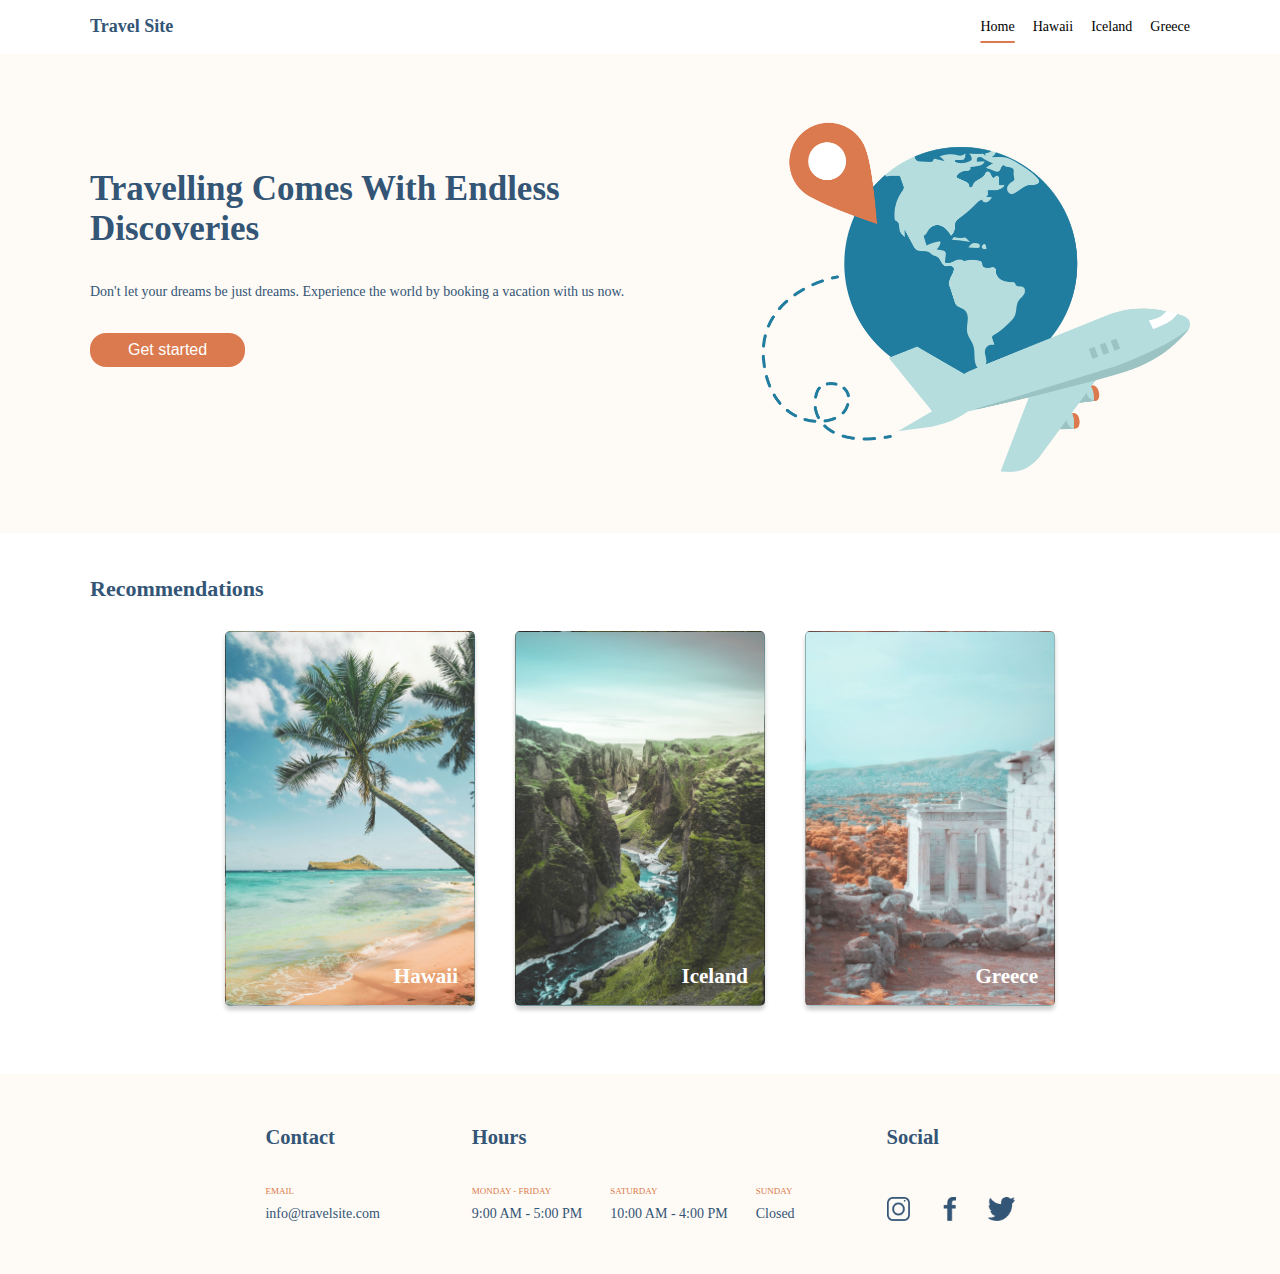
<file: index.html>
<!DOCTYPE html>
<html lang="en">

<head>
    <meta charset="UTF-8">
    <meta name="viewport" content="width=device-width, initial-scale=1.0">
    <!-- linking each stylesheet to its corresponding HTML file-->
    <link rel="stylesheet" type="text/css" href="./css/main.css">
    <link rel="stylesheet" type="text/css" href="./css/global.css">
    <title>Travel Site - Home</title>
</head>

<body>
    <header>
        <nav class="navbar">
            <h3 class="navbar__wordmark"><a class="navbar__link-logo" href="index.html">Travel Site</a></h3>
            <ul class="navbar__list"><!--Assignment requirement: must use an unordered list for the menu items in the nav bar-->
                <li class="navbar__item navbar__item--active"><a class="navbar__link" href="index.html">Home</a></li>
                <li class="navbar__item"><a class="navbar__link" href="./pages/hawaii.html">Hawaii</a></li>
                <li class="navbar__item"><a class="navbar__link " href="./pages/iceland.html">Iceland</a></li>
                <li class="navbar__item"><a class="navbar__link" href="./pages/greece.html">Greece</a></li>
            </ul>
        </nav>
        <section class="hero">
            <div class="hero__div">
                <h1 class="hero__heading">Travelling Comes With Endless Discoveries</h1>
                <p class="hero__text">Don't let your dreams be just dreams. Experience the world by booking a vacation
                    with us now. </p>
                <a class="hero__link" href="./pages/hawaii.html"><button class="hero__button">Get started</button></a>
            </div>
            <img class="hero__image" src="./assets/images/hero.png" alt="hero">
        </section>
    </header>
    <main>
        <section class="recommendations">
            <h2 class="recommendations__title">Recommendations</h2>
            <nav class="recommendations__group">
                <a class="recommendations__link" href="./pages/hawaii.html"><!--Used a tag to aorund the cards in order to link to appropriate page-->
                    <article class="recommendations__card recommendations__card-first">
                        <h3 class="recommendations__heading">Hawaii</h3>
                    </article>
                </a>
                <a class="recommendations__link" href="./pages/iceland.html">
                    <article class="recommendations__card recommendations__card-second">
                        <h3 class="recommendations__heading">Iceland</h3>
                    </article>
                </a>
                <a class="recommendations__link" href="./pages/greece.html">
                    <article class="recommendations__card recommendations__card-third">
                        <h3 class="recommendations__heading">Greece</h3>
                    </article>
                </a>
            </nav>
        </section>
    </main>
    <footer class="footer">
        <section class="footer__card footer__card-margin">
            <h2 class="footer__title">Contact</h2>
            <div class="footer__body">
                <h3 class="footer__subtitle">EMAIL</h3>
                <p class="footer__copy"><a class="footer__link"
                        href="mailto:info@travelsite.com">info@travelsite.com</a></p>
            </div>
        </section>
        <section class="footer__card footer__card-margin">
            <h2 class="footer__title">Hours</h2>
            <div class="footer__list">
                <div class="footer__body">
                    <h3 class="footer__subtitle">MONDAY - FRIDAY</h3>
                    <p class="footer__copy">9:00 AM - 5:00 PM</p>
                </div>
                <div class="footer__body">
                    <h3 class="footer__subtitle">SATURDAY</h3>
                    <p class="footer__copy">10:00 AM - 4:00 PM</p>
                </div>
                <div class="footer__body">
                    <h3 class="footer__subtitle">SUNDAY</h3>
                    <p class="footer__copy">Closed</p>
                </div>
            </div>
        </section>
        <section class="footer__card footer__card-width">
            <h2 class="footer__title">Social</h2>
            <nav class="footer__links">
                <a class="footer__link-icon" href="https://www.instagram.com/"><img class="footer__icon"
                        src="./assets/images/icon-instagram.png" alt="instagram"></a>
                <a class="footer__link-icon" href="https://www.facebook.com/"><img class="footer__icon"
                        src="./assets/images/icon-facebook.png" alt="facebook"></a>
                <a class="footer__link-icon" href="https://www.twitter.com/"><img class="footer__icon"
                        src="./assets/images/icon-twitter.png" alt="twitter"></a>
            </nav>
        </section>
    </footer>
</body>

</html>
</file>
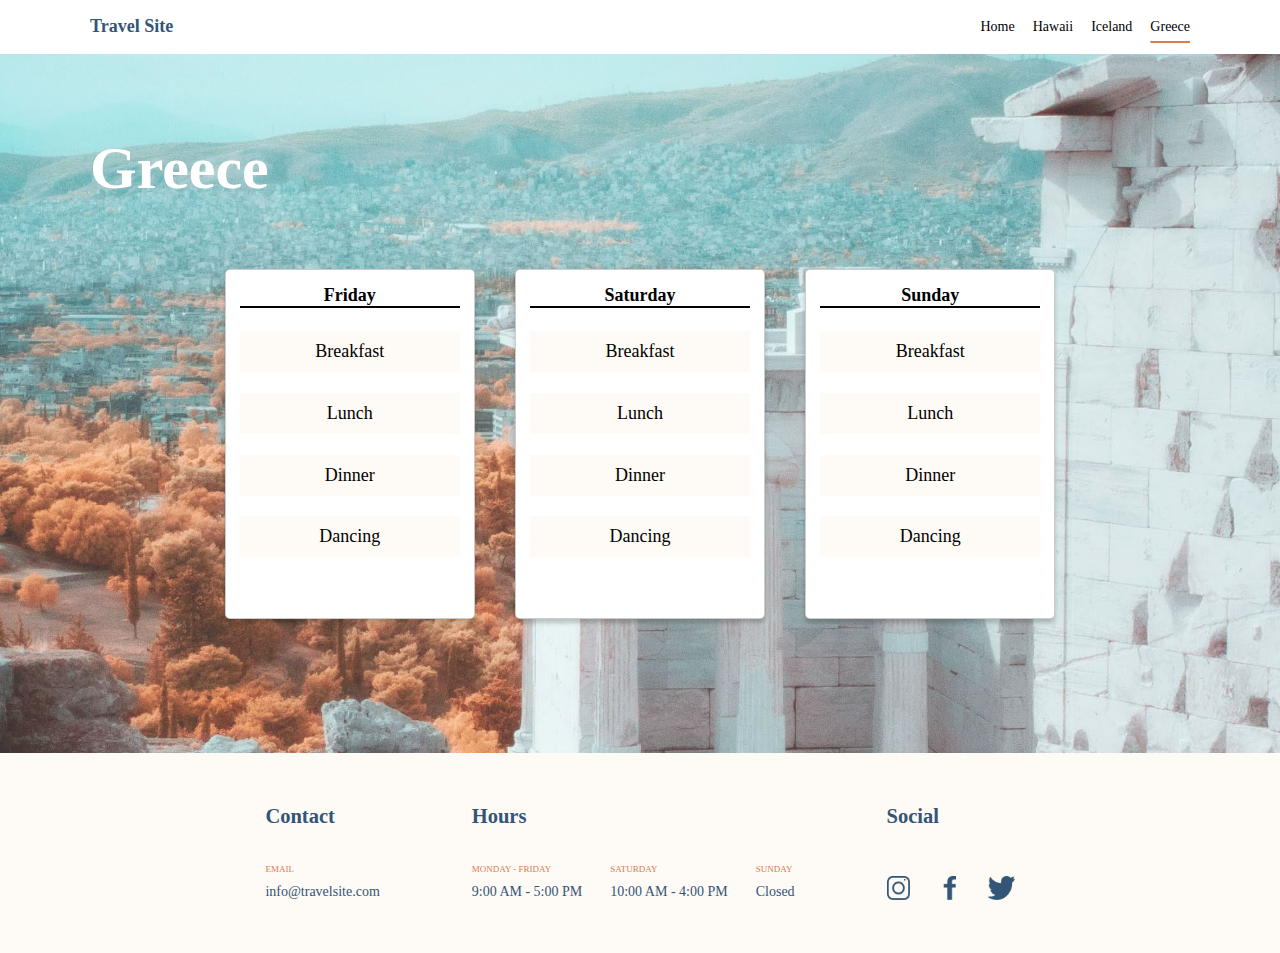
<file: pages/greece.html>
<!DOCTYPE html>
<html lang="en">

<head>
    <meta charset="UTF-8">
    <meta name="viewport" content="width=device-width, initial-scale=1.0">
    <!-- linking each stylesheet to its corresponding HTML file-->
    <link rel="stylesheet" type="text/css" href="../css/global.css">
    <link rel="stylesheet" type="text/css" href="../css/destinations.css">
    <title>Greece - Destination</title>
</head>

<body>
    <header>
        <nav class="navbar">
            <h3 class="navbar__wordmark"><a class="navbar__link-logo" href="../index.html">Travel Site</a></h3>
            <ul class="navbar__list">
                <li class="navbar__item"><a class="navbar__link" href="../index.html">Home</a></li>
                <li class="navbar__item"><a class="navbar__link" href="./hawaii.html">Hawaii</a></li>
                <li class="navbar__item"><a class="navbar__link" href="./iceland.html">Iceland</a></li>
                <li class="navbar__item navbar__item--active"><a class="navbar__link" href="greece.html">Greece</a>
                </li>
            </ul>
        </nav>
    </header>
    <main>
    <section class="destination destination-third">
        <h1 class="destination__title">Greece</h1>
        <!--Assignment requirement: Destination pages must have a title with the destination name-->
        <article class="destination__card-group">
            <article class="destination__card">
                <h3 class="destination__subtitle">Friday</h3>
                <!--Assignment requirement: A title for the day of the week-->
                <ul class="destination__list">
                    <!--Assignment requirement: must use an unordered list for the itinerary activities-->
                    <li class="destination__item">Breakfast</li><!--Assignment requirement: 4 itinerary activities-->
                    <li class="destination__item">Lunch</li>
                    <li class="destination__item">Dinner</li>
                    <li class="destination__item">Dancing</li>
                </ul>
            </article>
            <article class="destination__card">
                <h3 class="destination__subtitle">Saturday</h3>
                <ul class="destination__list">
                    <li class="destination__item">Breakfast</li>
                    <li class="destination__item">Lunch</li>
                    <li class="destination__item">Dinner</li>
                    <li class="destination__item">Dancing</li>
                </ul>
            </article>
            <article class="destination__card">
                <h3 class="destination__subtitle">Sunday</h3>
                <ul class="destination__list">
                    <li class="destination__item">Breakfast</li>
                    <li class="destination__item">Lunch</li>
                    <li class="destination__item">Dinner</li>
                    <li class="destination__item">Dancing</li>
                </ul>
            </article>
        </article>
    </section>
    </main>
    <footer class="footer">
        <section class="footer__card footer__card-margin">
            <h2 class="footer__title">Contact</h2>
            <div class="footer__body">
                <h3 class="footer__subtitle">EMAIL</h3>
                <p class="footer__copy"><a class="footer__link"
                        href="mailto:info@travelsite.com">info@travelsite.com</a></p>
            </div>
        </section>
        <section class="footer__card footer__card-margin">
            <h2 class="footer__title">Hours</h2>
            <div class="footer__list">
                <div class="footer__body">
                    <h3 class="footer__subtitle">MONDAY - FRIDAY</h3>
                    <p class="footer__copy">9:00 AM - 5:00 PM</p>
                </div>
                <div class="footer__body">
                    <h3 class="footer__subtitle">SATURDAY</h3>
                    <p class="footer__copy">10:00 AM - 4:00 PM</p>
                </div>
                <div class="footer__body">
                    <h3 class="footer__subtitle">SUNDAY</h3>
                    <p class="footer__copy">Closed</p>
                </div>
            </div>
        </section>
        <section class="footer__card footer__card-width">
            <h2 class="footer__title">Social</h2>
            <nav class="footer__links">
                <a class="footer__link-icon" href="https://www.instagram.com/"><img class="footer__icon"
                        src="../assets/images/icon-instagram.png" alt="instagram"></a>
                <a class="footer__link-icon" href="https://www.facebook.com/"><img class="footer__icon"
                        src="../assets/images/icon-facebook.png" alt="facebook"></a>
                <a class="footer__link-icon" href="https://www.twitter.com/"><img class="footer__icon"
                        src="../assets/images/icon-twitter.png" alt="twitter"></a>
            </nav>
        </section>
    </footer>
</body>

</html>
</file>
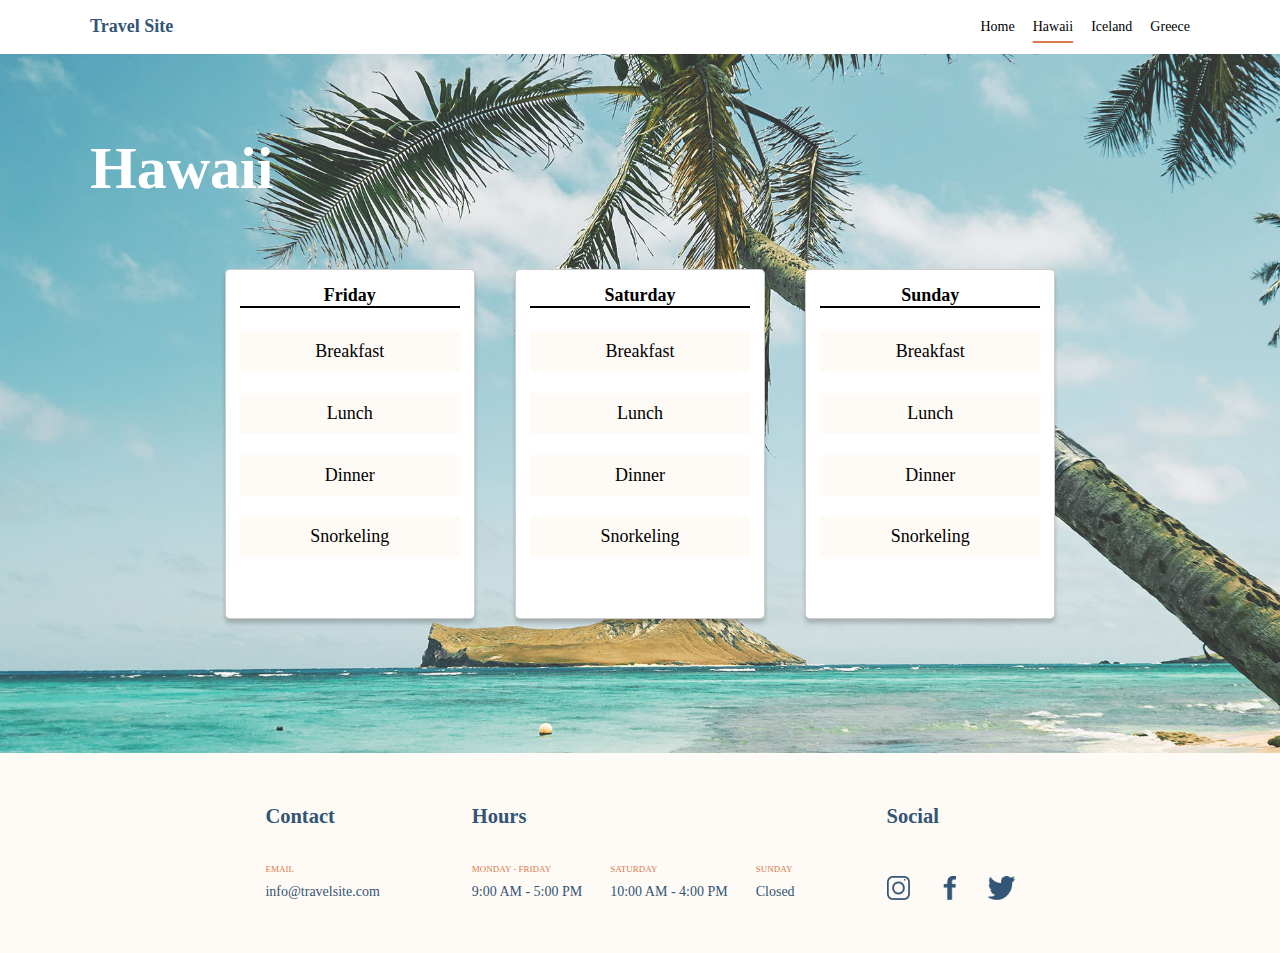
<file: pages/hawaii.html>
<!DOCTYPE html>
<html lang="en">

<head>
    <meta charset="UTF-8">
    <meta name="viewport" content="width=device-width, initial-scale=1.0">
    <!-- linking each stylesheet to its corresponding HTML file-->
    <link rel="stylesheet" type="text/css" href="../css/global.css">
    <link rel="stylesheet" type="text/css" href="../css/destinations.css">
    <title>Hawaii - Destination</title>
</head>

<body>
    <header>
        <nav class="navbar">
            <h3 class="navbar__wordmark"><a class="navbar__link-logo" href="../index.html">Travel Site</a></h3>
            <ul class="navbar__list">
                <li class="navbar__item"><a class="navbar__link " href="../index.html">Home</a></li>
                <li class="navbar__item navbar__item--active"><a class="navbar__link" href="hawaii.html">Hawaii</a>
                </li>
                <li class="navbar__item"><a class="navbar__link " href="./iceland.html">Iceland</a></li>
                <li class="navbar__item"><a class="navbar__link" href="./greece.html">Greece</a></li>
            </ul>
        </nav>
    </header>
    <main>
        <section class="destination destination-first">
            <h1 class="destination__title">Hawaii</h1>
            <!--Assignment requirement: Destination pages must have a title with the destination name-->
            <article class="destination__card-group">
                <article class="destination__card">
                    <h3 class="destination__subtitle">Friday</h3>
                    <!--Assignment requirement: A title for the day of the week-->
                    <ul class="destination__list">
                        <!--Assignment requirement: must use an unordered list for the itinerary activities-->
                        <li class="destination__item">Breakfast</li>
                        <!--Assignment requirement: 4 itinerary activities-->
                        <li class="destination__item">Lunch</li>
                        <li class="destination__item">Dinner</li>
                        <li class="destination__item">Snorkeling</li>
                    </ul>
                </article>
                <article class="destination__card">
                    <h3 class="destination__subtitle">Saturday</h3>
                    <ul class="destination__list">
                        <li class="destination__item">Breakfast</li>
                        <li class="destination__item">Lunch</li>
                        <li class="destination__item">Dinner</li>
                        <li class="destination__item">Snorkeling</li>
                    </ul>
                </article>
                <article class="destination__card">
                    <h3 class="destination__subtitle">Sunday</h3>
                    <ul class="destination__list">
                        <li class="destination__item">Breakfast</li>
                        <li class="destination__item">Lunch</li>
                        <li class="destination__item">Dinner</li>
                        <li class="destination__item">Snorkeling</li>
                    </ul>
                </article>
            </article>
        </section>
    </main>
    <footer class="footer">
        <section class="footer__card footer__card-margin">
            <h2 class="footer__title">Contact</h2>
            <div class="footer__body">
                <h3 class="footer__subtitle">EMAIL</h3>
                <p class="footer__copy"><a class="footer__link"
                        href="mailto:info@travelsite.com">info@travelsite.com</a></p>
            </div>
        </section>
        <section class="footer__card footer__card-margin">
            <h2 class="footer__title">Hours</h2>
            <div class="footer__list">
                <div class="footer__body">
                    <h3 class="footer__subtitle">MONDAY - FRIDAY</h3>
                    <p class="footer__copy">9:00 AM - 5:00 PM</p>
                </div>
                <div class="footer__body">
                    <h3 class="footer__subtitle">SATURDAY</h3>
                    <p class="footer__copy">10:00 AM - 4:00 PM</p>
                </div>
                <div class="footer__body">
                    <h3 class="footer__subtitle">SUNDAY</h3>
                    <p class="footer__copy">Closed</p>
                </div>
            </div>
        </section>
        <section class="footer__card footer__card-width">
            <h2 class="footer__title">Social</h2>
            <nav class="footer__links">
                <a class="footer__link-icon" href="https://www.instagram.com/"><img class="footer__icon"
                        src="../assets/images/icon-instagram.png" alt="instagram"></a>
                <a class="footer__link-icon" href="https://www.facebook.com/"><img class="footer__icon"
                        src="../assets/images/icon-facebook.png" alt="facebook"></a>
                <a class="footer__link-icon" href="https://www.twitter.com/"><img class="footer__icon"
                        src="../assets/images/icon-twitter.png" alt="twitter"></a>
            </nav>
        </section>
    </footer>
</body>

</html>
</file>
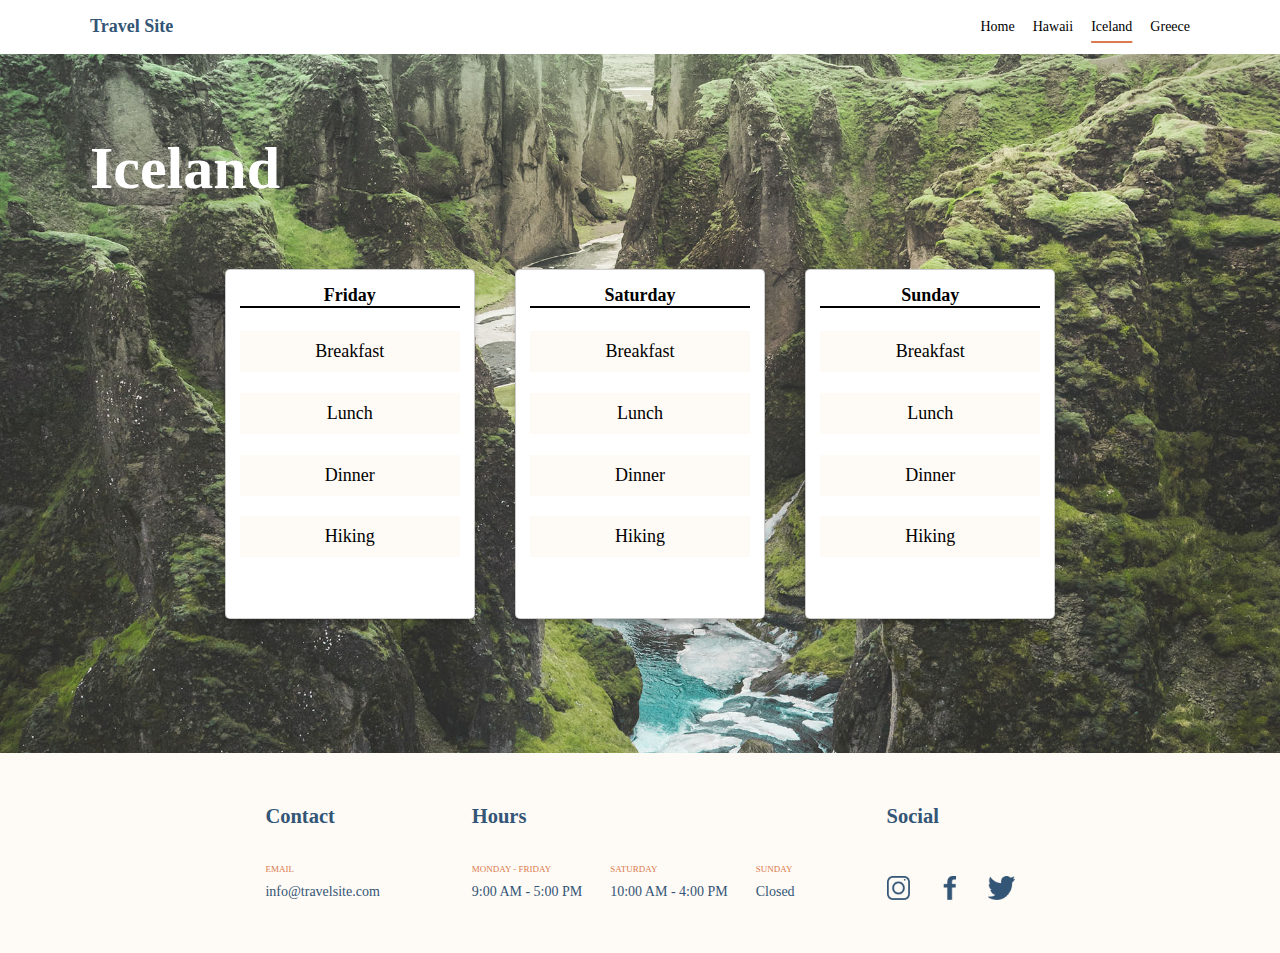
<file: pages/iceland.html>
<!DOCTYPE html>
<html lang="en">

<head>
    <meta charset="UTF-8">
    <meta name="viewport" content="width=device-width, initial-scale=1.0">
    <!-- linking each stylesheet to its corresponding HTML file-->
    <link rel="stylesheet" type="text/css" href="../css/global.css">
    <link rel="stylesheet" type="text/css" href="../css/destinations.css">
    <title>Iceland - Destination</title>
</head>

<body>
    <header>
        <nav class="navbar">
            <h3 class="navbar__wordmark"><a class="navbar__link-logo" href="../index.html">Travel Site</a></h3>
            <ul class="navbar__list">
                <li class="navbar__item"><a class="navbar__link" href="../index.html">Home</a></li>
                <li class="navbar__item"><a class="navbar__link" href="./hawaii.html">Hawaii</a></li>
                <li class="navbar__item navbar__item--active"><a class="navbar__link" href="iceland.html">Iceland</a>
                </li>
                <li class="navbar__item"><a class="navbar__link" href="./greece.html">Greece</a></li>
            </ul>
        </nav>
    </header>
    <main>
        <section class="destination destination-second">
            <h1 class="destination__title">Iceland</h1>
            <!--Assignment requirement: Destination pages must have a title with the destination name-->
            <article class="destination__card-group">
                <article class="destination__card">
                    <h3 class="destination__subtitle">Friday</h3>
                    <!--Assignment requirement: A title for the day of the week-->
                    <ul class="destination__list">
                        <!--Assignment requirement: must use an unordered list for the itinerary activities-->
                        <li class="destination__item">Breakfast</li>
                        <!--Assignment requirement: 4 itinerary activities-->
                        <li class="destination__item">Lunch</li>
                        <li class="destination__item">Dinner</li>
                        <li class="destination__item">Hiking</li>
                    </ul>
                </article>
                <article class="destination__card">
                    <h3 class="destination__subtitle">Saturday</h3>
                    <ul class="destination__list">
                        <li class="destination__item">Breakfast</li>
                        <li class="destination__item">Lunch</li>
                        <li class="destination__item">Dinner</li>
                        <li class="destination__item">Hiking</li>
                    </ul>
                </article>
                <article class="destination__card">
                    <h3 class="destination__subtitle">Sunday</h3>
                    <ul class="destination__list">
                        <li class="destination__item">Breakfast</li>
                        <li class="destination__item">Lunch</li>
                        <li class="destination__item">Dinner</li>
                        <li class="destination__item">Hiking</li>
                    </ul>
                </article>
            </article>
        </section>
    </main>
    <footer class="footer">
        <section class="footer__card footer__card-margin">
            <h2 class="footer__title">Contact</h2>
            <div class="footer__body">
                <h3 class="footer__subtitle">EMAIL</h3>
                <p class="footer__copy"><a class="footer__link"
                        href="mailto:info@travelsite.com">info@travelsite.com</a></p>
            </div>
        </section>
        <section class="footer__card footer__card-margin">
            <h2 class="footer__title">Hours</h2>
            <div class="footer__list">
                <div class="footer__body">
                    <h3 class="footer__subtitle">MONDAY - FRIDAY</h3>
                    <p class="footer__copy">9:00 AM - 5:00 PM</p>
                </div>
                <div class="footer__body">
                    <h3 class="footer__subtitle">SATURDAY</h3>
                    <p class="footer__copy">10:00 AM - 4:00 PM</p>
                </div>
                <div class="footer__body">
                    <h3 class="footer__subtitle">SUNDAY</h3>
                    <p class="footer__copy">Closed</p>
                </div>
            </div>
        </section>
        <section class="footer__card footer__card-width">
            <h2 class="footer__title">Social</h2>
            <nav class="footer__links">
                <a class="footer__link-icon" href="https://www.instagram.com/"><img class="footer__icon"
                        src="../assets/images/icon-instagram.png" alt="instagram"></a>
                <a class="footer__link-icon" href="https://www.facebook.com/"><img class="footer__icon"
                        src="../assets/images/icon-facebook.png" alt="facebook"></a>
                <a class="footer__link-icon" href="https://www.twitter.com/"><img class="footer__icon"
                        src="../assets/images/icon-twitter.png" alt="twitter"></a>
            </nav>
        </section>
    </footer>
</body>

</html>
</file>
<file: css/main.css>
/*This page corresponds to the styles that will be used specific to the main page. The home page has 4 sections, 2 of which 
(navigation bar and footer) are share with the destination pages so that code is in the global css file.*/

/*Removing margin and padding from default element styling and setting box-sizing to border-box 
to tell the browser to account for any border and padding in the values I specify for an element's width and height (so that 
padding and border are included in the width and height of an element)*/
* {
    box-sizing: border-box;
    padding: 0;
    margin: 0;
}

/*CSS code for Hero section
Assignment requirement: hero background color must be #FEFAF5*/
.hero{
    background-color: #FEFAF5;
    display: flex;
    flex-direction: row;
    align-items: center;
    justify-content: center;
    padding: 3.75rem 5.625rem; 
    margin-top: 3.375rem; /* I added this margin to account for the height of the nav bar, since when I used position:fixed and top:0 to fix it to the top of the page, this overlays the rest of the content.*/
}
.hero__div{
    display: flex;
    flex-direction: column;
    align-items: flex-start;
    justify-content: flex-start;
    padding-right: 6.25rem;
}

/* Assignment requirement: The slogan color must be #335576*/
.hero__heading{
    color: #335576;
    margin-bottom: 2.1875rem;
    font-size: 2.1875rem;
}
/* Assignment requirement: The slogan color must be #335576*/
.hero__text{
    color: #335576;
    margin-bottom: 2.0625rem;
    font-size: .875rem;  
}
/* Assignment requirement: The "Get Started" button background color must be #DB7A4E*/
.hero__button{
    background-color: #DB7A4E;
    color: white;
    font-size: 1rem;
    padding: .5rem 2.375rem;
    border-radius:  1rem;
    border-style: none;
    font-weight: 300;
    margin-bottom: 3.1875rem;
}

.hero__image{
    width: 39%;
    height: 39%;
}

/*CSS code for Recommendations section*/

.recommendations{
    background-color: #FFFFFF; 
    padding: 0.89rem 5.625rem; 
}
/*Assignment requirement: the recommendations title must have the color of #335576*/
.recommendations__title{
    font-size: 1.375rem;
    margin: 1.8rem 0;
    color:#335576;
}
.recommendations__group{
    display: flex;
    justify-content: center;
    margin-bottom: 3.36rem;
}

.recommendations__heading{
    font-size: 1.3125rem;
    color: white;

}
/* There's one card for each destination (Iceland, Greece, Hawaii) but the all share the following code except for the background image*/
.recommendations__card{
    background-position: center;
    background-size: cover;
    width: 15.625rem;
    height: 23.4375rem;
    border: 1px solid rgba(0, 0, 0, 0.2); /*Assignment requirement: the border of the cards must be 1px solid black with an opacity of 20% */
    border-radius: 5px; /*Assignment requirement: the border radius of the cards must be 5px - didn't change this to rel units since specifically said px*/
    box-shadow: 0 4px 4px rgba(0, 0, 0, 0.2);/*Assignment requirement: the shadow of the cards must be hor. offset 0px vert. offset 4px blur 4px black and opacity 20 - didn't change this to rel units since specifically said px%*/
    padding: 0 1rem 1rem 0;  /*Assignment requirement: the destination name must be in the bottom right corner of the card*/
    margin: 0 1.25rem;
    display: flex; 
    flex-direction: column; 
    justify-content: flex-end; /*Assignment requirement: the destination name must be in the bottom right corner of the card*/
    align-items: flex-end; /*Assignment requirement: the destination name must be in the bottom right corner of the card*/
}

/* Each card is linked to the appropriate destination page. Clicking anywhere on the card goes to the 
corresponding destination page*/
.recommendations__link{
    text-decoration: none;
}
</file>
<file: css/global.css>
/*This page corresponds to the styles you will use throughout the entire site, that are not specific to a page.

Removing margin and padding from default element styling and setting box-sizing to border-box 
to tell the browser to account for any border and padding in the values I specify for an element's width and height (so that 
padding and border are included in the width and height of an element)*/
* {
    box-sizing: border-box;/*includes padding and border in the width and height*/
    padding: 0;
    margin: 0;
}

/* the code inside body will change the font-family to Verdana, as well as set the default font-weight to 400, or 'Regular'*/
body {
    font-family: 'Verdana';
    font-weight: 400;/*regular*/
}

/*Navigation bar CSS code - home and destination pages have identical navigation bars
Assignment requirement: The navigation bar must be fixed to the top of the page
*/
.navbar {
    background-color: #FFFFFF; /* Assignment requirement: background color must be #FFFFFF */
    display: flex;
    flex-direction: row;/*by deafult when setting display to flex the flex-direction is row, adding this line for clarity*/
    justify-content: space-between;
    align-items: center;
    width: 100%;
    position: fixed; /* Set the navbar to fixed position */
    top: 0; /* Position the navbar at the top of the page */
}

.navbar__wordmark {
    font-size: 1.125rem;
    margin: 1rem 0 1rem 5.625rem;
    font-weight: 700;
    color: #335576; /* Assignment requirement: background color must be #335576 */
}

.navbar__list {
    list-style-type: none;
    font-weight: 300;
    font-size: .875rem;
    display: flex;
    flex-direction: row;
    margin-right: 5.625rem;
}


.navbar__item {
    padding-left: 1.125rem;

}

.navbar__link {
    color: black;
    text-decoration: none;
}
.navbar__link-logo{
    color: #335576;
    text-decoration: none;
}

.navbar__item--active {
    text-decoration: underline #DB7A4E 2px; /* Assignment requirement: currently active page must be underlined using the color #DB7A4E */
    text-underline-offset: 70%;
}

/*Footer CSS code - home and destination pages have identical footers

Assignment requirement: footer background color must be #FEFAF5*/
.footer {
    background-color: #FEFAF5;
    display: flex;
    flex-direction: row;
    justify-content: center;
    align-items: center;
    height: 12.5rem;
}

.footer__card {
    display: flex;
    flex-direction: column;
    justify-content: space-between;
    height: 47.72%;
}

.footer__card-margin {
    margin-right: 4rem;
}

.footer__card-width {
    width: 10vw;
}

.footer__link {
    text-decoration: none;
    color: #335576;
}

.footer__list {
    display: flex;
}

.footer__body {
    display: flex;
    flex-direction: column;
    margin-right: 1.75rem;
}
/*Assignment requirement: footer title must be the color #335576*/
.footer__title {
    color: #335576;
    font-size: 1.2813rem;
}
/*Assignment requirement: footer subtitles must be the color #DB7A4E*/
.footer__subtitle {
    color: #DB7A4E;
    font-size: .5625rem;
    font-weight: 300;
    margin-bottom: .625rem;
}
/*Assignment requirement: footer text must be the color #335576*/
.footer__copy {
    color: #335576;
    font-size: .875rem;
    font-weight: 300;
}

.footer__links {
    display: flex;
    flex-direction: row;
    justify-content: space-between;
    align-items: flex-end;
}

.footer__link-icon {
    margin-top: 1.4688rem;
    height: 50%;
}

.footer__icon {
    height: 50%;
}

/* There's one card for each destination in both main (recomendations section) and destinations pages*/
.recommendations__card-first, .destination-first{
    background-image: url("../assets/images/hawaii.jpg");
}
.recommendations__card-second, .destination-second{
    background-image: url("../assets/images/iceland.jpg");
}
.recommendations__card-third, .destination-third{
    background-image: url("../assets/images/greece.jpg");
}
</file>
<file: css/destinations.css>
/*This page corresponds to the styles that will be used specific to the destination pages.

*/
* {
    box-sizing: border-box;/*includes padding and border in the width and height*/
    padding: 0;
    margin: 0;
}

.destination{
    background-position: center;
    background-size: cover; /* Assignment requirement: image asset for the destination must take up the full width/height of the background of the page*/
    padding: 0.89rem 5.625rem; 
    margin-top: 3.375rem; /* I added this margin to account for the height of the nav bar, since when I used position:fixed and top:0 to fix it to the top of the page, this overlays the rest of the content.*/
}

/*Assignment requirement: destination pages must have a title with the destination name*/
.destination__title{
    font-size: 3.75rem;
    color: #FFFFFF;
    margin: 4.125rem 0;
}

.destination__card-group{
    display:flex;
    justify-content: center;
    height: 21.875rem;
    margin-bottom: 7.45rem;
}
.destination__card{
    display: flex;
    flex-direction: column;
    width: 22.75%;
    background-color: #FFFFFF;
    padding: 0 .875rem 3.8125rem 0.875rem;
    margin: 0 1.25rem 0 1.25rem;
    border: 1px solid rgba(0, 0, 0, 0.2) ;
    border-radius: 5px;
    box-shadow: 0 4px 4px rgba(0, 0, 0, 0.2);
}

.destination__subtitle{
    font-size: 1.125rem;
    font-weight: 700;
    border-bottom: 2px solid black;
    text-align: center;
    padding-top: .9375rem;
    margin-bottom: 1.4375rem;
    width: 100%;
}

.destination__list{
    font-size: 1.3125rem;
    display:flex;
    flex-direction: column;
    justify-content: space-between;
    list-style-type: none;  
    height: 100%;
}
.destination__item{
    font-size: 1.125rem;
    background-color: #FEFAF5; /*Assignment requirement: itinerary activities must have a background color of #FEFAF5*/
    text-align: center;
    padding: .625rem 0;
}
</file>
